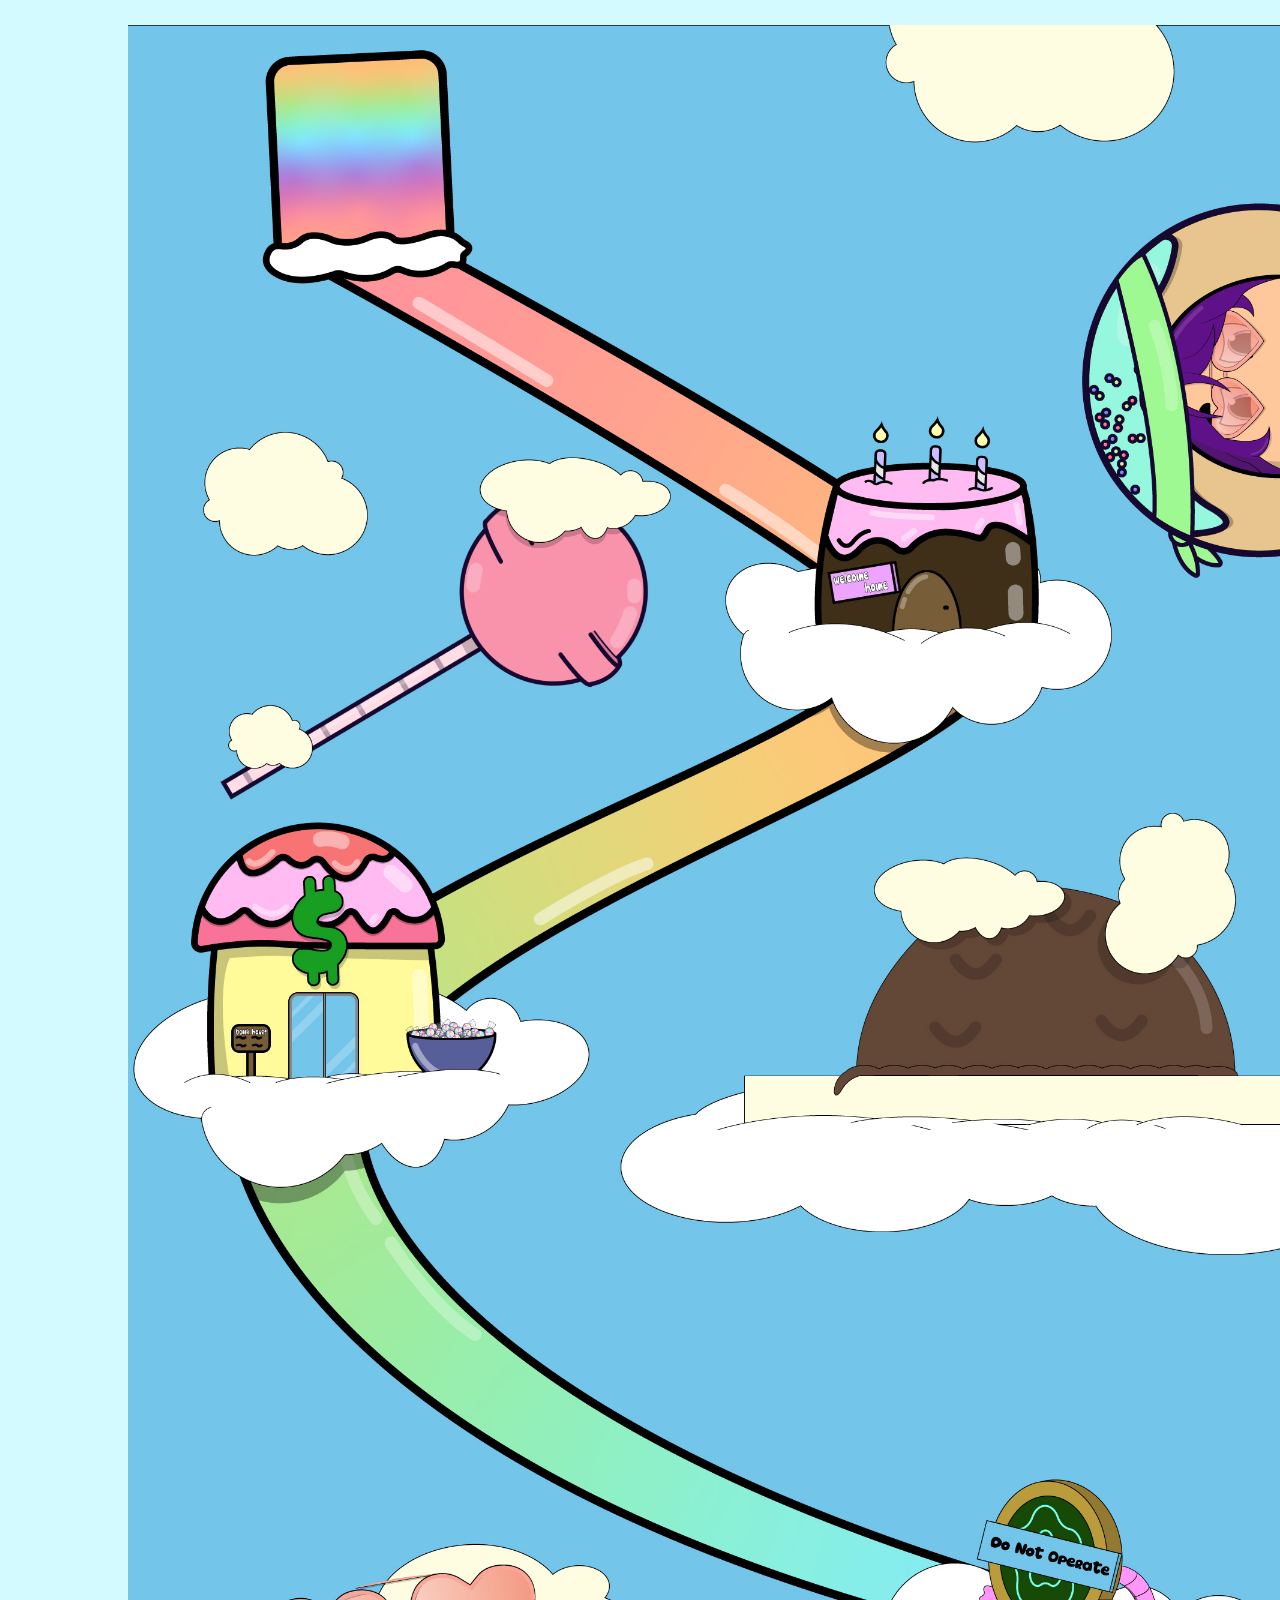
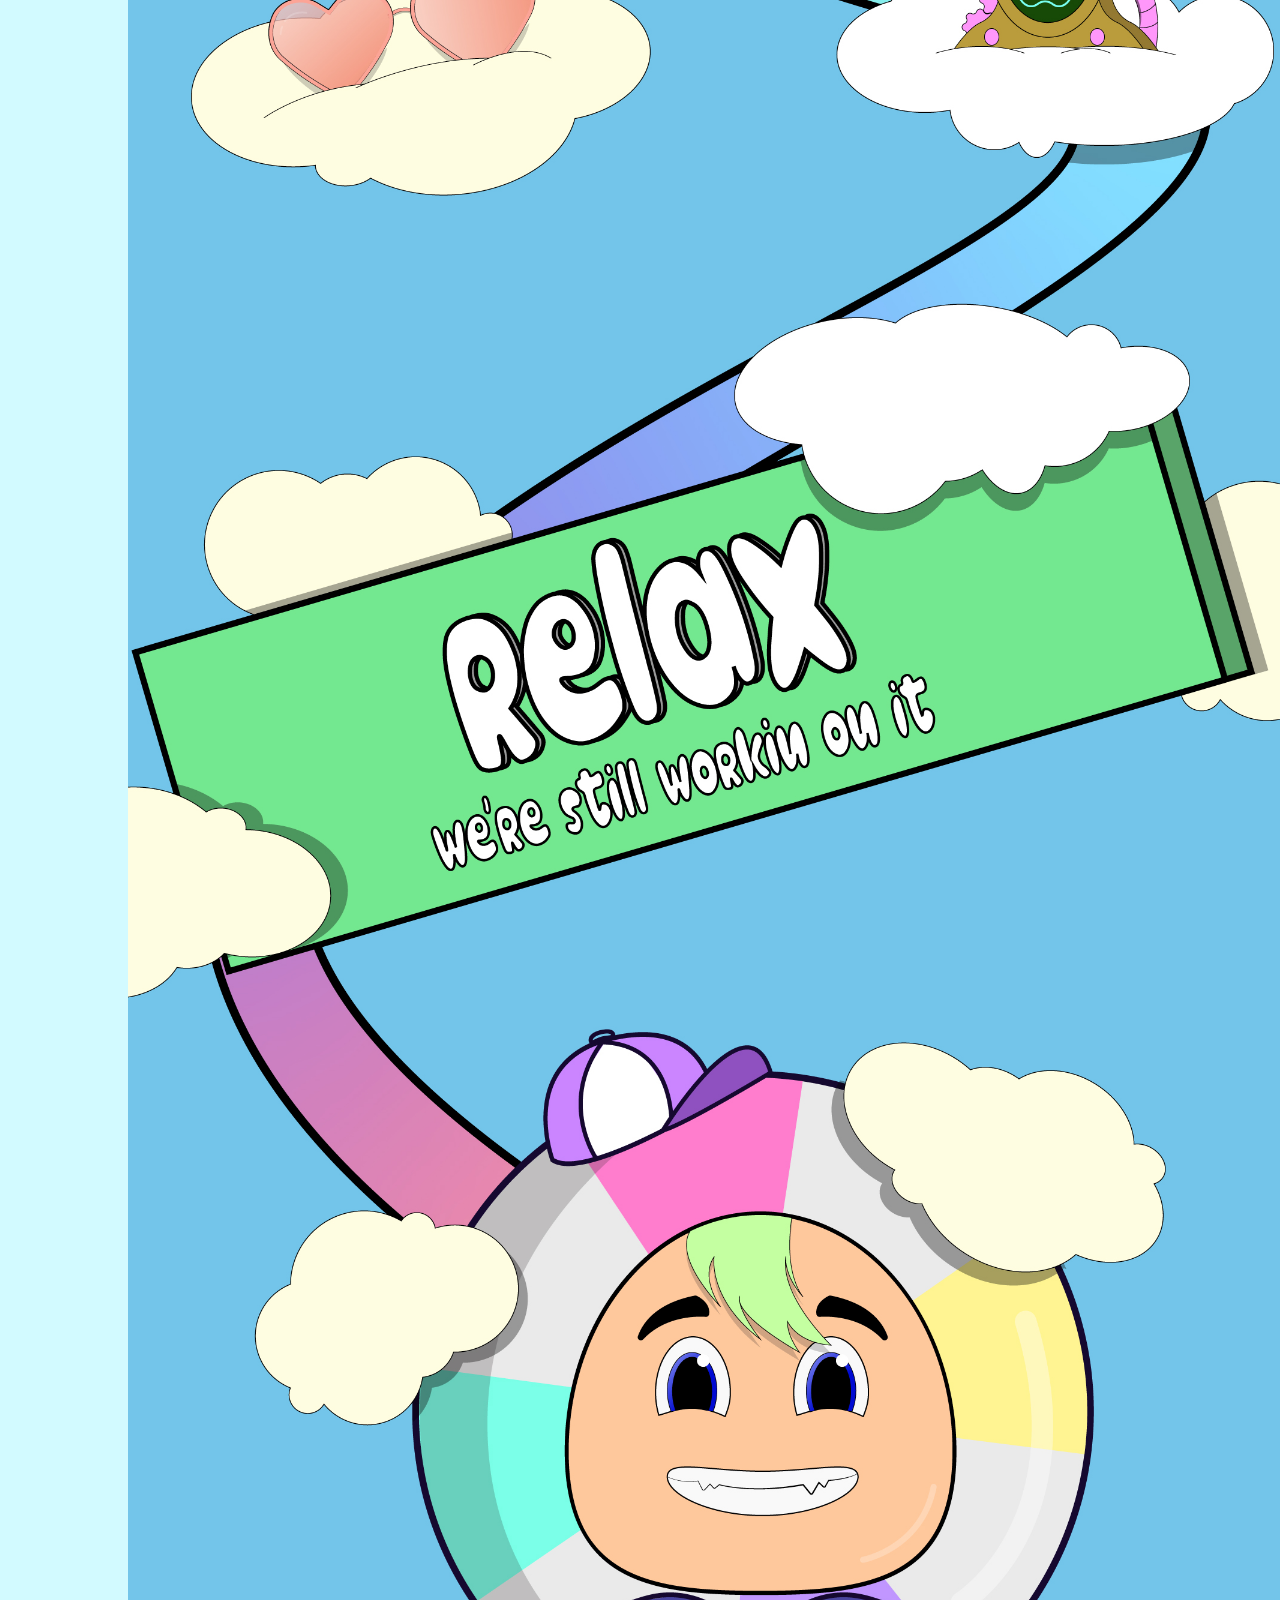
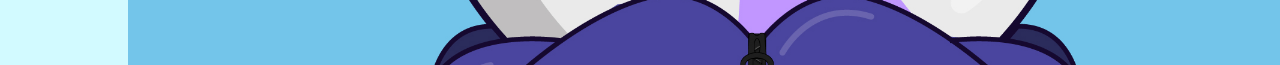
<file: pages/roadmap.html>
<!DOCTYPE html>
<html lang="en">
<head>
    <meta charset="UTF-8">
    <meta http-equiv="X-UA-Compatible" content="IE=edge">
    <meta name="viewport" content="width=device-width, initial-scale=1.0">
    <title>Roadmap</title>
    <link rel="apple-touch-icon" sizes="180x180" href="../apple-touch-icon.png">
<link rel="icon" type="image/png" sizes="32x32" href="../favicon-32x32.png">
<link rel="icon" type="image/png" sizes="16x16" href="../favicon-16x16.png">

<link rel="stylesheet" href="../css/roadmap.css">
<script src="../js/index.js"></script>


</head>
<body>
    <div class="roadmappageimg">
        <img id="roadmapimg" src="../images/roadmap2.jpg">
    </div>
<script type="text/javascript" src="../js/core.js"></script>
</body>
</html>
</file>
<file: css/roadmap.css>
body{
    opacity: 0;
    transition: opacity 1.2s;
   }
#header{
        z-index: 999;       
}
#navbar{
    width: 100vw;
    position: relative;
}
#navbar.sticky {
    position: fixed;
    top: 0;
    width: 100%;
}
#navbarcollapse{
    height: 50px;

}
.navbarOffsetMargin {
        padding-top: 45px;
      }
.topnav img{
    display: flex;
    padding-right: 1vw;
    float: left;
    gap: 55px;
    height: 6vh;
    width: auto;
}
.topnav{
    display: flex;
    justify-content: center;
    position: relative;
    background-color: #cfb5f4;
    border: #cfb5f4;
    border-style: outset;
    border-radius: 20px;
    width: fit-content;
    margin: auto;
    padding: .5vh;
    font-size: 24px;
    gap: 15px;
    
}
.nav1{
    display: flex; 
    border-style: inset;
    border-color: #d2faff;
    border-radius: 20px;
    background-color: #cfb5f4;
    padding: 10px;

}
.active{
    display: flex; 
    border-style: inset;
    border-color: #d2faff;
    border-radius: 20px;
    background-color: #cfb5f4;
    padding: 10px;

}
.nav2{
    display: flex; 
    border-style: inset;
    border-color: #d2faff;
    border-radius: 20px;
    background-color: #cfb5f4;
    padding: 10px;

}
.nav3{
    display: flex; 
    border-style: inset;
    border-color: #d2faff;
    border-radius: 20px;
    background-color: #cfb5f4;
    padding: 10px;

}
.roadmap{
    display: flex;
    justify-content: center;
    align-items: center;
    width: 90vw;
}
#roadmapimg{
    display: flex;
    justify-content: center;
    align-items: center;
    width: 90vw;
    margin-left: 10vw;
    margin-top: 25px;
}
#roadmapimg img{
    display: flex;
    justify-content: center;
    align-content: center;
    width: 90vw;
}

.footer{
    display: flex;
    height: 50vh;
    width: 100vw;
    background-color: #8a81cc;
}
body{
    display: flex;
    flex-direction: column;
    background-color: #d2faff;
    width: 100vw;
    margin: 0;
    overflow: auto;
    
}
@media screen and (max-width: 768px) {
    .body{
        width: 100vw;
        position:fixed;
    }
    #header{
        width: 100vw;
        height: auto;
    }
    #navbar{
        width: 100vw;
        height: auto;
    }
    .topnav{
        width: 100vw;
        height: auto;
        border-style: none;
        border-radius: 0px;
        padding: 0%;
        gap: 5px;
    }
    .topnav img{
        padding-right: 1vw;
    }
    .nav1{
        display: flex; 
        justify-content: center;
        align-items: center;
        border-style: none;
        border-radius: 0px;
        padding: 0px;
        font-size: 18px;
    
    }
    .active{
        display: flex; 
        justify-content: center;
        align-items: center;
        border-style: none;
        border-radius: 0px;
        padding: 0px;
        font-size: 18px;
    
    }
    .nav2{
        display: flex; 
        justify-content: center;
        align-items: center;
        border-style: none;
        border-radius: 0px;
        padding: 0px;
        font-size: 18px;
    
    }
    .nav3{
        display: flex; 
        justify-content: center;
        align-items: center;
        border-style: none;
        border-radius: 0px;
        padding: 0px;
        font-size: 18px;
    
    }
}
</file>
